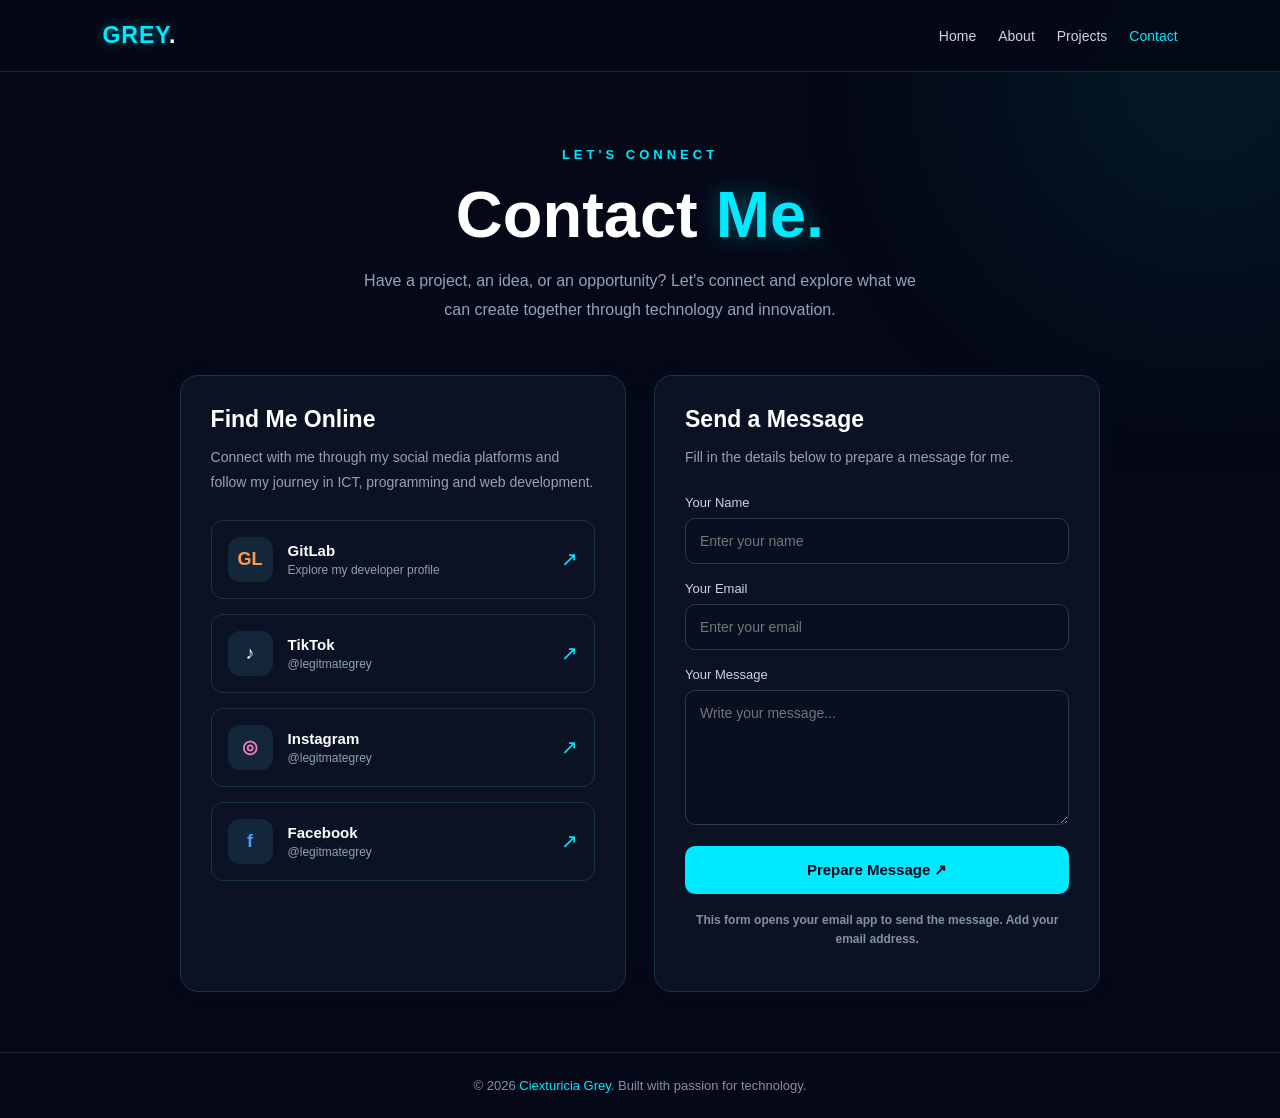
<file: contact.html>
<!DOCTYPE html>
<html lang="en">
<head>
  <meta charset="UTF-8">
  <meta name="viewport"
        content="width=device-width, initial-scale=1.0">
  <title>Contact | Ciexturicia Grey</title>

  <style>
    * {
      margin: 0;
      padding: 0;
      box-sizing: border-box;
      font-family: 'Segoe UI', sans-serif;
    }

    body {
      background: #050816;
      color: #fff;
      min-height: 100vh;
      overflow-x: hidden;
    }

    html {
      scroll-behavior: smooth;
    }

    /* BACKGROUND */
    body::before {
      content: "";
      position: fixed;
      width: 450px;
      height: 450px;
      background: #00eaff;
      opacity: 0.08;
      filter: blur(130px);
      top: -150px;
      right: -150px;
      border-radius: 50%;
      pointer-events: none;
    }

    /* NAVIGATION */
    header {
      width: 100%;
      padding: 22px 8%;
      display: flex;
      align-items: center;
      justify-content: space-between;
      border-bottom: 1px solid #172536;
      background: rgba(5, 8, 22, 0.9);
      position: relative;
      z-index: 2;
    }

    .logo {
      color: #00eaff;
      font-size: 23px;
      font-weight: 800;
      letter-spacing: 1px;
      text-decoration: none;
      text-shadow: 0 0 12px #00eaff66;
    }

    nav {
      display: flex;
      gap: 22px;
    }

    nav a {
      color: #cbd5e1;
      text-decoration: none;
      font-size: 14px;
      transition: 0.3s;
    }

    nav a:hover,
    nav a.active {
      color: #00eaff;
    }

    /* MAIN */
    main {
      width: 100%;
      max-width: 1100px;
      margin: auto;
      padding: 75px 7% 60px;
      position: relative;
      z-index: 1;
    }

    .heading {
      text-align: center;
      margin-bottom: 50px;
    }

    .heading .tag {
      color: #00eaff;
      font-size: 13px;
      letter-spacing: 4px;
      font-weight: bold;
    }

    .heading h1 {
      font-size: clamp(38px, 7vw, 65px);
      margin: 15px 0;
      font-weight: 800;
    }

    .heading h1 span {
      color: #00eaff;
      text-shadow: 0 0 25px #00eaff55;
    }

    .heading p {
      color: #94a3b8;
      line-height: 1.8;
      max-width: 580px;
      margin: auto;
    }

    /* CONTACT LAYOUT */
    .contact-container {
      display: grid;
      grid-template-columns: 1fr 1fr;
      gap: 28px;
    }

    .panel {
      background: rgba(12, 20, 38, 0.9);
      border: 1px solid #1b3449;
      border-radius: 18px;
      padding: 30px;
      box-shadow: 0 0 30px #00eaff08;
    }

    .panel h2 {
      font-size: 23px;
      margin-bottom: 12px;
    }

    .panel > p {
      color: #94a3b8;
      font-size: 14px;
      line-height: 1.8;
      margin-bottom: 25px;
    }

    /* SOCIAL LINKS */
    .social-list {
      display: flex;
      flex-direction: column;
      gap: 15px;
    }

    .social-link {
      display: flex;
      align-items: center;
      gap: 15px;
      padding: 16px;
      text-decoration: none;
      color: #fff;
      background: #0a1223;
      border: 1px solid #1b3449;
      border-radius: 12px;
      transition: 0.3s;
    }

    .social-link:hover {
      border-color: #00eaff;
      transform: translateY(-3px);
      box-shadow: 0 0 18px #00eaff22;
    }

    .social-icon {
      width: 45px;
      height: 45px;
      display: grid;
      place-items: center;
      border-radius: 12px;
      font-weight: 800;
      font-size: 18px;
      background: #14263a;
    }

    .gitlab { color: #ff9b45; }
    .tiktok { color: #fff; }
    .instagram { color: #f47cb5; }
    .facebook { color: #4d9cff; }

    .social-info {
      flex: 1;
      min-width: 0;
    }

    .social-info h3 {
      font-size: 15px;
      margin-bottom: 4px;
    }

    .social-info p {
      font-size: 12px;
      color: #8da1b7;
      overflow-wrap: anywhere;
    }

    .arrow {
      color: #00eaff;
      font-size: 20px;
    }

    /* CONTACT FORM */
    .contact-form {
      display: flex;
      flex-direction: column;
      gap: 17px;
    }

    .field label {
      display: block;
      color: #cbd5e1;
      font-size: 13px;
      margin-bottom: 8px;
    }

    .field input,
    .field textarea {
      width: 100%;
      padding: 14px;
      background: #080f20;
      color: #fff;
      border: 1px solid #263b50;
      border-radius: 10px;
      outline: none;
      font-size: 14px;
      transition: 0.3s;
    }

    .field input:focus,
    .field textarea:focus {
      border-color: #00eaff;
      box-shadow: 0 0 12px #00eaff22;
    }

    .field textarea {
      min-height: 135px;
      resize: vertical;
    }

    .send-btn {
      width: 100%;
      padding: 15px;
      border: none;
      border-radius: 10px;
      background: #00eaff;
      color: #050816;
      font-size: 15px;
      font-weight: 800;
      cursor: pointer;
      transition: 0.3s;
    }

    .send-btn:hover {
      background: #fff;
      box-shadow: 0 0 25px #00eaff77;
      transform: translateY(-2px);
    }

    .form-note {
      color: #8192a8;
      font-size: 12px;
      line-height: 1.6;
    }

    /* FOOTER */
    footer {
      text-align: center;
      padding: 25px 15px;
      border-top: 1px solid #172536;
      color: #8192a8;
      font-size: 13px;
    }

    footer span {
      color: #00eaff;
    }

    /* MOBILE */
    @media (max-width: 750px) {
      header {
        padding: 20px 5%;
        flex-direction: column;
        gap: 18px;
      }

      nav {
        gap: 16px;
        flex-wrap: wrap;
        justify-content: center;
      }

      nav a {
        font-size: 13px;
      }

      main {
        padding: 55px 5% 45px;
      }

      .contact-container {
        grid-template-columns: 1fr;
      }

      .panel {
        padding: 23px;
      }
    }
    
/* ===== GREY FUTURISTIC RESPONSIVE UPGRADE ===== */

* {
  box-sizing: border-box;
}

html {
  scroll-behavior: smooth;
  overflow-x: hidden;
}

body {
  width: 100%;
  min-height: 100vh;
  overflow-x: hidden;
}

/* RESPONSIVE IMAGES */
img, video, iframe {
  max-width: 100%;
}

/* SMOOTH PAGE ENTRANCE */
@keyframes pageEnter {
  from {
    opacity: 0;
    transform: translateY(18px);
  }
  to {
    opacity: 1;
    transform: translateY(0);
  }
}

main {
  animation: pageEnter 0.8s ease-out both;
}

/* NEON HEADING */
h1 {
  animation: pageEnter 0.9s ease-out both;
}

/* GLOWING BUTTONS */
button, .btn, .button {
  transition:
    transform 0.3s ease,
    box-shadow 0.3s ease,
    background 0.3s ease;
}

button:hover, .btn:hover, .button:hover {
  transform: translateY(-3px);
  box-shadow: 0 0 20px #00eaff55;
}

/* HOVER EFFECTS */
.card, .project-card, .social-link {
  transition:
    transform 0.3s ease,
    border-color 0.3s ease,
    box-shadow 0.3s ease;
}

.card:hover, .project-card:hover,
.social-link:hover {
  transform: translateY(-5px);
  border-color: #00eaff;
  box-shadow: 0 0 22px #00eaff22;
}

/* RESPONSIVE TABLETS */
@media (max-width: 900px) {
  .container {
    width: 92%;
  }

  .grid, .projects-grid {
    grid-template-columns: repeat(2, minmax(0, 1fr));
  }
}

/* RESPONSIVE PHONES */
@media (max-width: 600px) {
  body {
    font-size: 15px;
  }

  header {
    padding: 16px 5%;
    gap: 14px;
  }

  nav {
    width: 100%;
    display: flex;
    flex-wrap: wrap;
    justify-content: center;
    gap: 12px;
  }

  nav a {
    font-size: 13px;
    padding: 5px;
  }

  main {
    width: 100%;
    padding: 35px 5%;
  }

  h1 {
    font-size: clamp(32px, 9vw, 46px);
    line-height: 1.15;
  }

  h2 {
    font-size: clamp(21px, 6vw, 30px);
  }

  .container,
  .contact-container,
  .about-container,
  .projects-grid,
  .grid {
    width: 100%;
    grid-template-columns: minmax(0, 1fr);
  }

  .card, .project-card, .panel {
    width: 100%;
    padding: 20px;
  }

  button, .btn, .button {
    max-width: 100%;
  }

  input, textarea {
    max-width: 100%;
  }

  footer {
    padding: 22px 5%;
    line-height: 1.7;
  }
}

/* ACCESSIBILITY: REDUCE MOTION */
@media (prefers-reduced-motion: reduce) {
  *, *::before, *::after {
    animation-duration: 0.01ms !important;
    animation-iteration-count: 1 !important;
    scroll-behavior: auto !important;
    transition-duration: 0.01ms !important;
  }
}

  </style>
</head>

<body>

  <!-- NAVIGATION -->
  <header>
    <a href="index.html" class="logo">
      GREY<span style="color:white">.</span>
    </a>

    <nav>
      <a href="index.html">Home</a>
      <a href="about.html">About</a>
      <a href="projects.html">Projects</a>
      <a href="contact.html" class="active">Contact</a>
    </nav>
  </header>

  <!-- MAIN CONTENT -->
  <main>

    <section class="heading">
      <div class="tag">LET'S CONNECT</div>

      <h1>
        Contact <span>Me.</span>
      </h1>

      <p>
        Have a project, an idea, or an opportunity?
        Let's connect and explore what we can create
        together through technology and innovation.
      </p>
    </section>

    <section class="contact-container">

      <!-- SOCIAL MEDIA -->
      <div class="panel">
        <h2>Find Me Online</h2>

        <p>
          Connect with me through my social media
          platforms and follow my journey in ICT,
          programming and web development.
        </p>

        <div class="social-list">

          <a class="social-link"
             href="https://gitlab.com/"
             target="_blank"
             rel="noopener noreferrer">

            <div class="social-icon gitlab">GL</div>

            <div class="social-info">
              <h3>GitLab</h3>
              <p>Explore my developer profile</p>
            </div>

            <span class="arrow">↗</span>
          </a>

          <a class="social-link"
             href="https://tiktok.com/@legitmategrey"
             target="_blank"
             rel="noopener noreferrer">

            <div class="social-icon tiktok">♪</div>

            <div class="social-info">
              <h3>TikTok</h3>
              <p>@legitmategrey</p>
            </div>

            <span class="arrow">↗</span>
          </a>

          <a class="social-link"
             href="https://instagram.com/legitmategrey"
             target="_blank"
             rel="noopener noreferrer">

            <div class="social-icon instagram">◎</div>

            <div class="social-info">
              <h3>Instagram</h3>
              <p>@legitmategrey</p>
            </div>

            <span class="arrow">↗</span>
          </a>

          <a class="social-link"
             href="https://facebook.com/@legitmategrey"
             target="_blank"
             rel="noopener noreferrer">

            <div class="social-icon facebook">f</div>

            <div class="social-info">
              <h3>Facebook</h3>
              <p>@legitmategrey</p>
            </div>

            <span class="arrow">↗</span>
          </a>

        </div>
      </div>

      <!-- CONTACT FORM -->
      <div class="panel">
        <h2>Send a Message</h2>

        <p>
          Fill in the details below to prepare
          a message for me.
        </p>

        <form class="contact-form"
              id="contactForm">

          <div class="field">
            <label for="name">Your Name</label>
            <input
              type="text"
              id="name"
              placeholder="Enter your name"
              required>
          </div>

          <div class="field">
            <label for="email">Your Email</label>
            <input
              type="email"
              id="email"
              placeholder="Enter your email"
              required>
          </div>

          <div class="field">
            <label for="message">Your Message</label>
            <textarea
              id="message"
              placeholder="Write your message..."
              required></textarea>
          </div>

          <button type="submit" class="send-btn">
            Prepare Message ↗
          </button>

          <h2 align="center"><p class="form-note">
            This form opens your email app to send
            the message. Add your email address.

          </p></h2>

        </form>
      </div>

    </section>
  </main>

  <!-- FOOTER -->
  <footer>
    <p>
      © 2026 <span>Ciexturicia Grey</span>.
      Built with passion for technology.
    </p>
  </footer>

  <!-- FORM SCRIPT -->
  <script>
    const form = document.getElementById("contactForm");

    form.addEventListener("submit", function(e) {
      e.preventDefault();

      // REPLACE WITH YOUR REAL EMAIL ADDRESS
      const myEmail = "legitmategrey@gmail.com";

      if (myEmail === "legitmategrey@mail.com") {
        alert(
          "Add your real email address in the script first!"
        );
        return;
      }

      const name =
        document.getElementById("name").value.trim();

      const email =
        document.getElementById("email").value.trim();

      const message =
        document.getElementById("message").value.trim();

      const subject =
        encodeURIComponent("Portfolio message from " + name);

      const body =
        encodeURIComponent(
          "Name: " + name +
          "\nEmail: " + email +
          "\n\nMessage:\n" + message
        );

      const gmailURL =
  "https://mail.google.com/mail/?view=cm&fs=1" +
  "&to=" + encodeURIComponent(myEmail) +
  "&su=" + subject +
  "&body=" + body;

window.open(gmailURL, "_blank");
    });
  </script>

</body>
</html>
</file>
